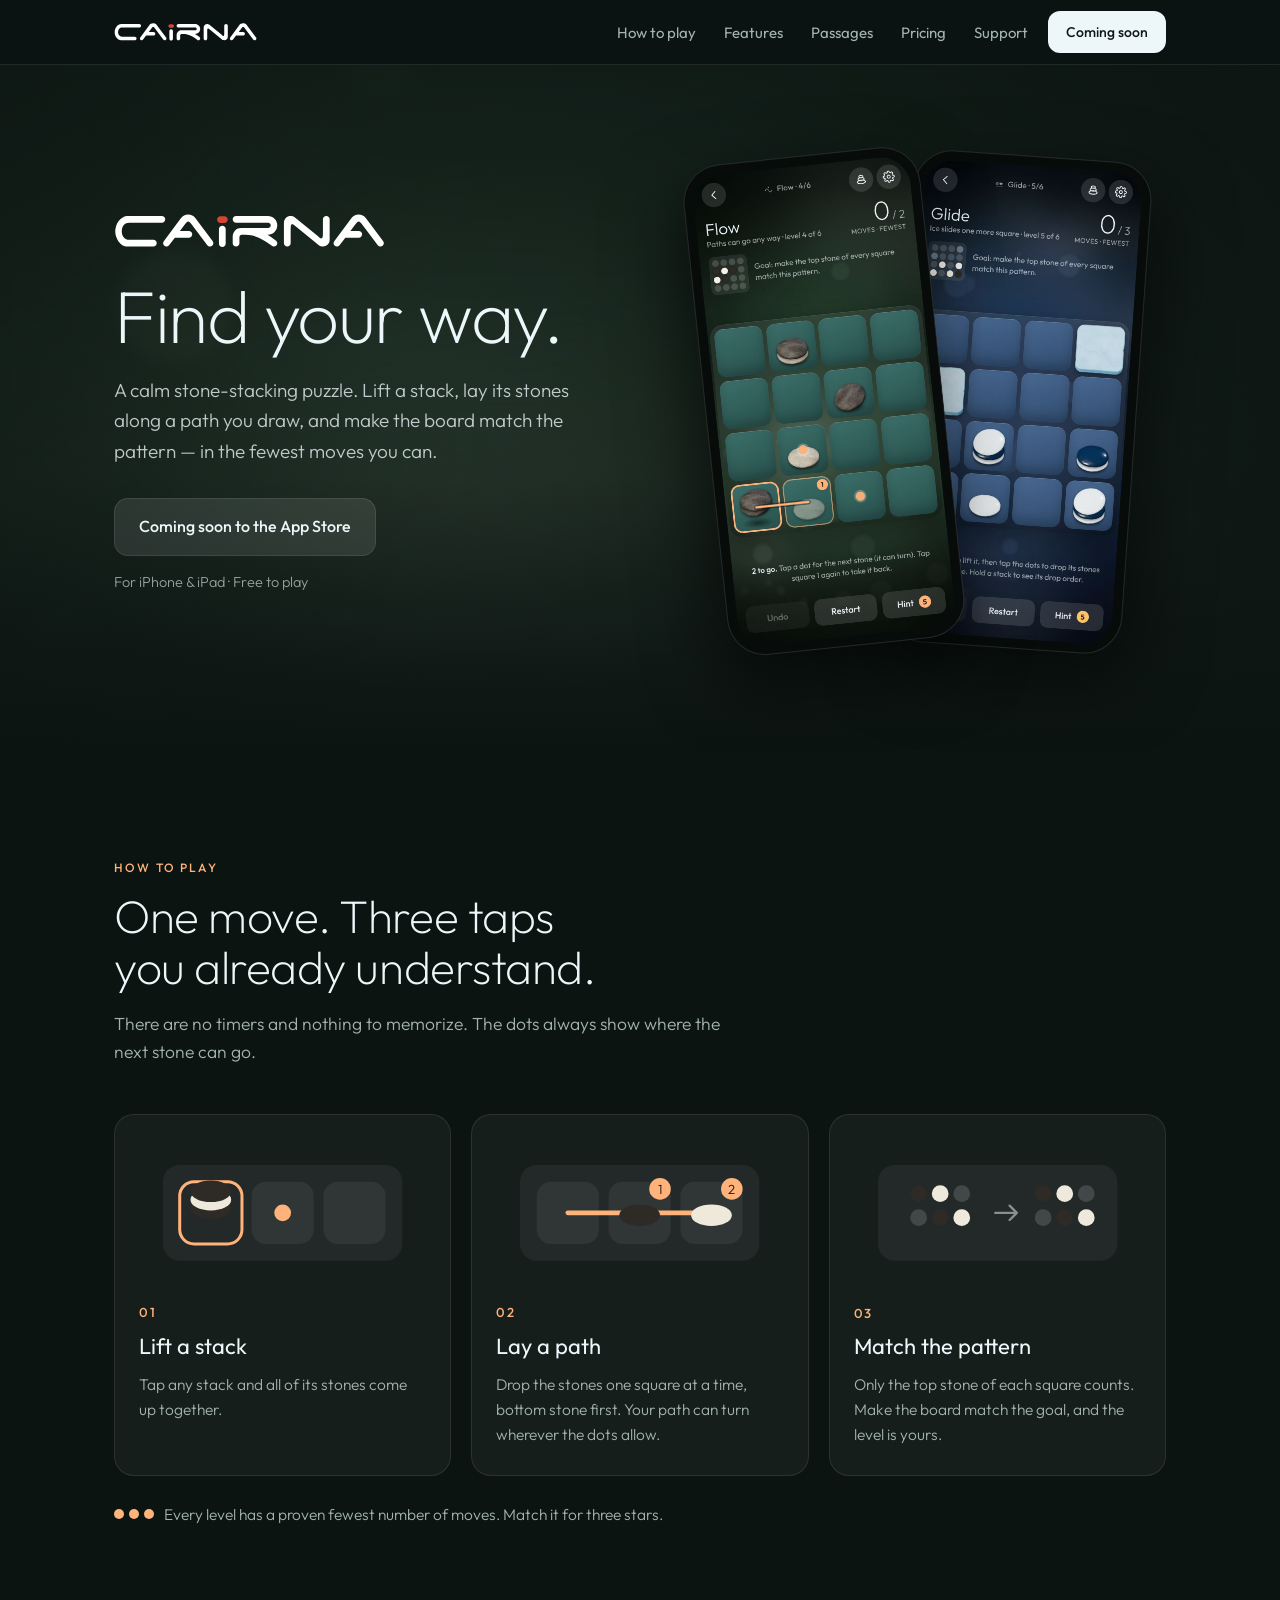
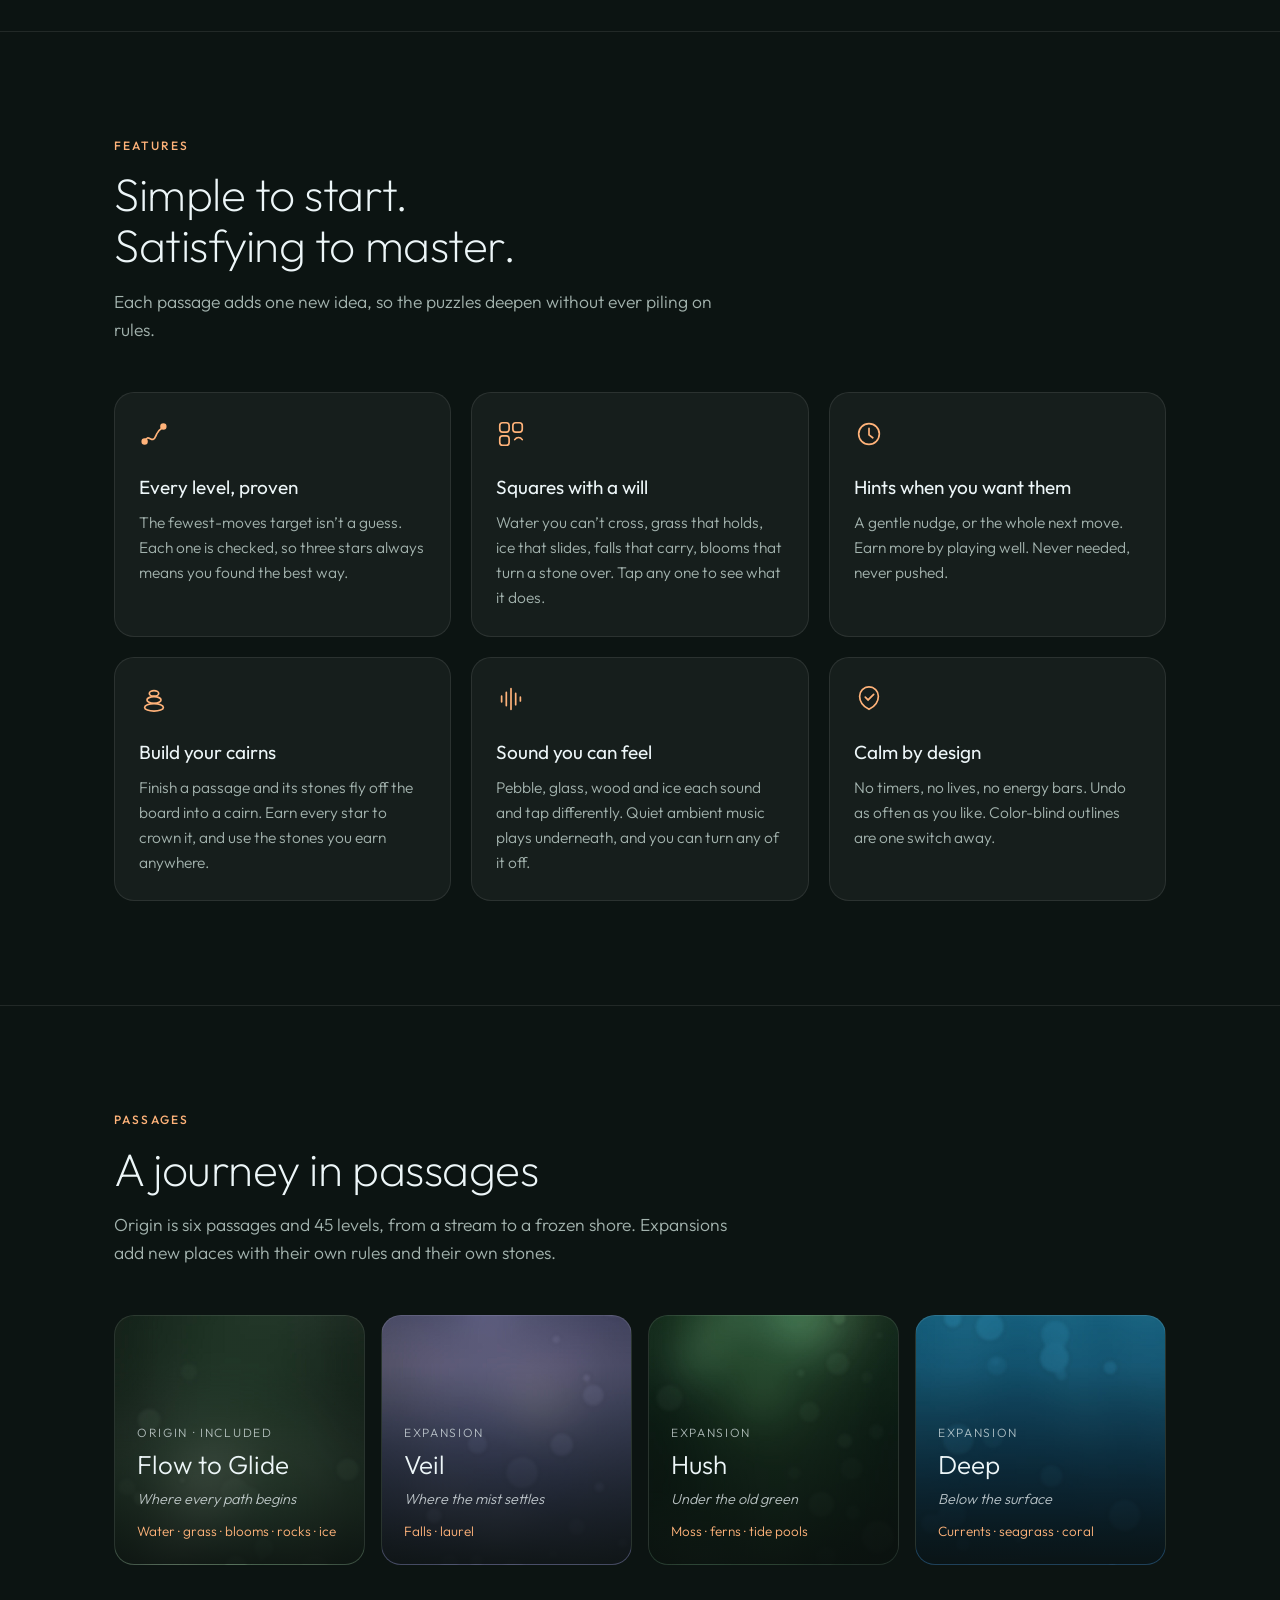
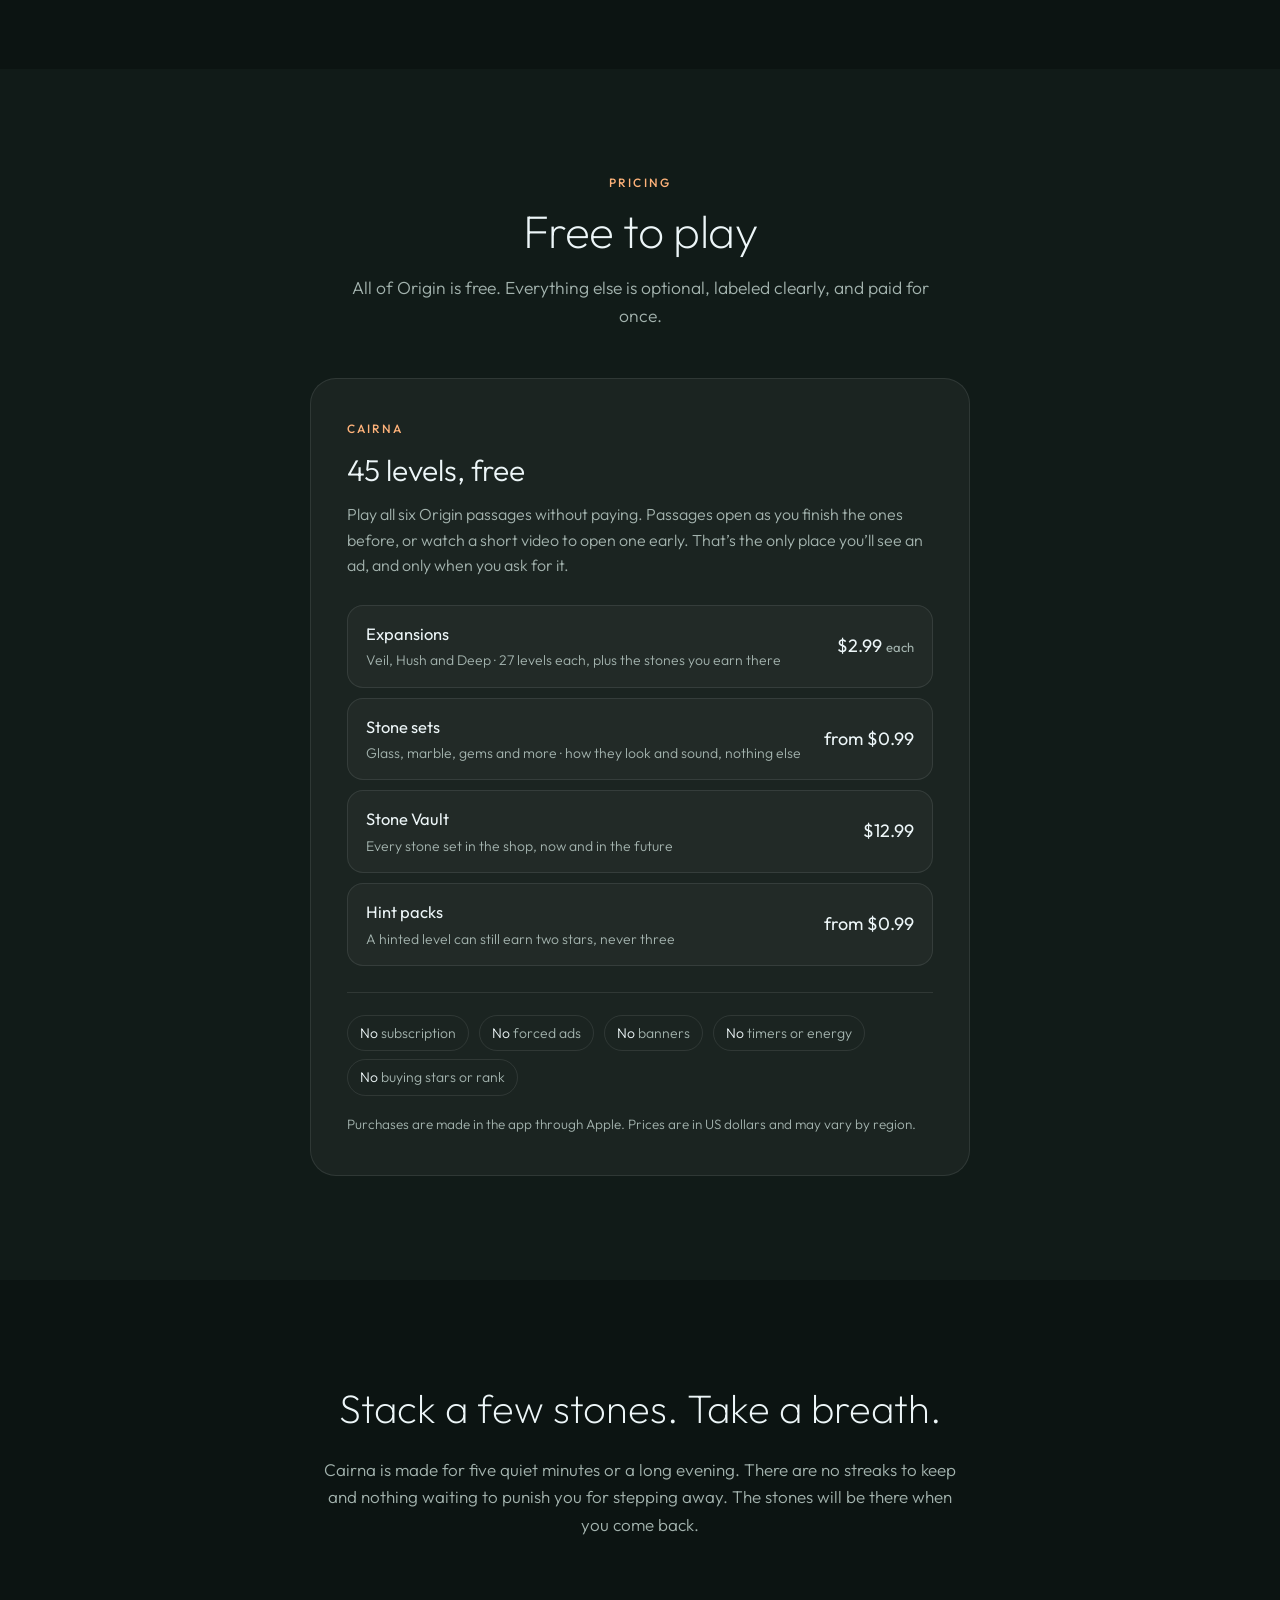
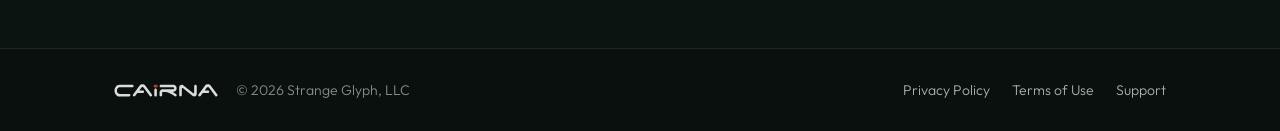
<file: index.html>
<!DOCTYPE html>
<html lang="en">
<head>
  <meta charset="UTF-8" />
  <meta name="viewport" content="width=device-width, initial-scale=1.0" />
  <title>Cairna — A calm stone-stacking puzzle</title>
  <meta name="description" content="Cairna is a calm logic puzzle for iPhone and iPad. Lift a stack, lay its stones along a path you draw, and match the pattern in the fewest moves." />
  <meta property="og:title" content="Cairna" />
  <meta property="og:description" content="A calm stone-stacking puzzle. Find your way." />
  <meta property="og:type" content="website" />
  <meta property="og:url" content="https://cairnagame.com/" />
  <meta property="og:image" content="https://cairnagame.com/og-image.jpg" />
  <meta name="twitter:card" content="summary_large_image" />
  <meta name="theme-color" content="#0c1412" />
  <link rel="icon" type="image/png" sizes="32x32" href="favicon.png" />
  <link rel="apple-touch-icon" sizes="180x180" href="apple-touch-icon.png" />
  <link rel="preconnect" href="https://fonts.googleapis.com" />
  <link rel="preconnect" href="https://fonts.gstatic.com" crossorigin />
  <link href="https://fonts.googleapis.com/css2?family=Outfit:wght@200;300;400;500;600&display=swap" rel="stylesheet" />
  <style>
    /* Cairna — landing page.
     * Structure follows the Dive Tend / ClearNight sites (nav, hero with two phones,
     * features, how it works, pricing, closing, footer; legal pages share styles.css).
     * The brand is Cairna's own: dark forest tones, Outfit (the app's typeface), the
     * app's background photos, and one warm accent. Dark throughout, like the app, so
     * following Privacy or Support never flips the page from dark to light. */
    *, *::before, *::after { box-sizing: border-box; margin: 0; padding: 0; }

    :root {
      --bg: #0c1412;
      --bg-2: #111b18;
      --card: rgba(255,255,255,0.045);
      --border: rgba(255,255,255,0.09);
      --ink: #edf6f8;
      --sub: #a3b3ae;
      --acc: #ffb37a;          /* Flow's accent; readable on the dark ground */
      --dot: #d44533;          /* the logo's dot — used sparingly */
      --font: 'Outfit', system-ui, -apple-system, sans-serif;
    }

    html { scroll-behavior: smooth; }
    section[id] { scroll-margin-top: 78px; }

    body {
      background: var(--bg); color: var(--ink); font-family: var(--font);
      font-size: 17px; line-height: 1.6; font-weight: 300;
      overflow-x: clip; -webkit-font-smoothing: antialiased;
    }
    a { color: inherit; }
    strong { font-weight: 500; color: var(--ink); }

    .wrap { position: relative; z-index: 1; max-width: 1100px; margin: 0 auto; padding: 0 24px; }
    .section-pad { padding: 104px 0; }
    .section-divider { border: 0; border-top: 1px solid var(--border); margin: 0; }
    .section-label { font-size: 12px; font-weight: 500; letter-spacing: 0.18em; text-transform: uppercase; color: var(--acc); margin-bottom: 14px; }
    .section-h2 { font-size: clamp(30px, 4.2vw, 46px); font-weight: 200; line-height: 1.12; letter-spacing: -0.01em; }
    .section-sub { color: var(--sub); margin-top: 16px; max-width: 620px; font-size: 17.5px; }

    /* NAV */
    nav {
      position: sticky; top: 0; z-index: 50;
      background: rgba(12,20,18,0.78); backdrop-filter: saturate(160%) blur(16px);
      border-bottom: 1px solid var(--border);
    }
    .nav-inner { max-width: 1100px; margin: 0 auto; padding: 0 24px; height: 64px; display: flex; align-items: center; gap: 20px; }
    .nav-logo { display: flex; align-items: center; text-decoration: none; }
    .nav-logo img { height: 18px; width: auto; display: block; }
    .nav-links { display: flex; gap: 28px; list-style: none; margin-left: auto; }
    .nav-links a { color: var(--sub); text-decoration: none; font-size: 15px; font-weight: 400; }
    .nav-links a:hover { color: var(--ink); }
    .nav-cta {
      background: var(--ink); color: #11181b; text-decoration: none;
      font-size: 14px; font-weight: 500; padding: 10px 18px; border-radius: 12px; white-space: nowrap;
    }
    .nav-cta:hover { background: #fff; }
    .nav-hamburger { display: none; background: none; border: 0; cursor: pointer; width: 26px; height: 20px; flex-direction: column; justify-content: space-between; }
    .nav-hamburger span { display: block; height: 2px; background: var(--ink); border-radius: 2px; }
    .nav-mobile-menu { display: none; flex-direction: column; border-top: 1px solid var(--border); }
    .nav-mobile-menu.open { display: flex; }
    .nav-mobile-menu a { padding: 14px 24px; color: var(--ink); text-decoration: none; border-bottom: 1px solid var(--border); }

    /* HERO — the Flow passage's own background, darkened, with drifting light
       like the app's ambient bokeh. */
    .hero { position: relative; overflow: hidden; background: #0e1916; }
    .hero::before {
      content: ""; position: absolute; inset: 0; z-index: 0;
      background: url("img/hero.jpg") center / cover no-repeat; opacity: 0.55;
    }
    .hero::after {
      content: ""; position: absolute; inset: 0; z-index: 0;
      background: radial-gradient(ellipse at 30% 40%, rgba(12,20,18,0.15), rgba(12,20,18,0.85) 75%),
                  linear-gradient(180deg, rgba(12,20,18,0) 60%, var(--bg) 100%);
    }
    #bokeh { position: absolute; inset: 0; z-index: 0; pointer-events: none; }
    #bokeh i {
      position: absolute; border-radius: 50%;
      background: radial-gradient(circle, rgba(255,240,220,0.22), rgba(255,240,220,0) 70%);
      animation: drift linear infinite; opacity: 0;
    }
    @keyframes drift {
      0% { transform: translateY(20px); opacity: 0; } 20% { opacity: var(--o); }
      80% { opacity: var(--o); } 100% { transform: translateY(-70px); opacity: 0; }
    }
    @media (prefers-reduced-motion: reduce) { #bokeh { display: none; } }

    .hero-inner {
      position: relative; z-index: 1; max-width: 1100px; margin: 0 auto; padding: 92px 24px 104px;
      display: grid; grid-template-columns: 1.05fr 1fr; gap: 48px; align-items: center;
    }
    .hero-inner > * { min-width: 0; }
    .hero-mark { height: 34px; width: auto; display: block; margin-bottom: 30px; }
    .hero-h1 { font-size: clamp(44px, 6.4vw, 74px); font-weight: 200; line-height: 1.02; letter-spacing: -0.02em; }
    .hero-sub { margin-top: 22px; font-size: 19px; line-height: 1.6; color: rgba(237,246,248,0.78); max-width: 500px; }
    .hero-btns { margin-top: 32px; display: flex; align-items: center; gap: 16px; flex-wrap: wrap; }
    .btn-store {
      display: inline-flex; align-items: center; gap: 10px;
      background: var(--ink); color: #11181b; text-decoration: none;
      font-weight: 500; font-size: 16px; padding: 15px 24px; border-radius: 14px;
    }
    .btn-store svg { width: 18px; height: 18px; }
    .btn-store.is-soon { background: rgba(255,255,255,0.1); color: var(--ink); border: 1px solid var(--border); cursor: default; }
    .hero-note { margin-top: 14px; font-size: 14.5px; color: rgba(237,246,248,0.6); }

    .phone-wrap { display: flex; justify-content: center; align-items: center; }
    .phone-frame { width: 238px; background: #070b0a; border-radius: 38px; padding: 9px; position: relative; flex-shrink: 0; border: 1px solid rgba(255,255,255,0.12); }
    .phone-frame:first-child { transform: rotate(-6deg) translateX(22px); z-index: 2; box-shadow: -10px 26px 70px rgba(0,0,0,0.6); }
    .phone-frame:last-child { transform: rotate(4deg) translateX(-22px); z-index: 1; box-shadow: 10px 26px 70px rgba(0,0,0,0.5); }
    .phone-screen { border-radius: 30px; overflow: hidden; display: block; }
    .phone-screen img { width: 100%; display: block; }

    /* HOW TO PLAY */
    .steps { display: grid; grid-template-columns: repeat(3, 1fr); gap: 20px; margin-top: 48px; }
    .step { background: var(--card); border: 1px solid var(--border); border-radius: 20px; padding: 26px 24px 28px; }
    .step-num { font-size: 13px; font-weight: 500; letter-spacing: 0.14em; color: var(--acc); }
    .step-title { font-size: 22px; font-weight: 400; margin: 6px 0 8px; }
    .step-body { color: var(--sub); font-size: 15.5px; }
    .step svg { display: block; width: 100%; height: auto; margin-bottom: 18px; }
    .stars-note { margin-top: 26px; color: var(--sub); font-size: 15.5px; display: flex; gap: 10px; align-items: center; flex-wrap: wrap; }
    .stars-note .dots { display: inline-flex; gap: 5px; }
    .stars-note .dots i { width: 10px; height: 10px; border-radius: 50%; background: var(--acc); }

    /* FEATURES */
    .features-grid { display: grid; grid-template-columns: repeat(3, 1fr); gap: 20px; margin-top: 48px; }
    .feat-card { background: var(--card); border: 1px solid var(--border); border-radius: 20px; padding: 26px 24px; }
    .feat-icon { width: 30px; height: 30px; margin-bottom: 16px; color: var(--acc); }
    .feat-title { font-weight: 400; font-size: 19px; margin-bottom: 8px; }
    .feat-body { color: var(--sub); font-size: 15.5px; line-height: 1.6; }

    /* PASSAGES */
    .places { display: grid; grid-template-columns: repeat(4, 1fr); gap: 16px; margin-top: 48px; }
    .place {
      position: relative; border-radius: 20px; overflow: hidden; min-height: 250px;
      display: flex; flex-direction: column; justify-content: flex-end; padding: 22px;
      border: 1px solid var(--border); background: #142019 center / cover no-repeat;
    }
    .place::before { content: ""; position: absolute; inset: 0; background: linear-gradient(180deg, rgba(10,16,14,0.05) 20%, rgba(10,16,14,0.86) 100%); }
    .place > * { position: relative; }
    .place-tag { font-size: 12px; letter-spacing: 0.14em; text-transform: uppercase; color: rgba(237,246,248,0.7); }
    .place-name { font-size: 26px; font-weight: 300; margin-top: 2px; }
    .place-line { font-size: 14.5px; color: rgba(237,246,248,0.75); font-style: italic; margin-top: 2px; }
    .place-rules { font-size: 13.5px; color: var(--acc); margin-top: 10px; }

    /* PRICING */
    .pricing-section { background: var(--bg-2); text-align: center; }
    .pricing-section .section-sub { margin-left: auto; margin-right: auto; }
    .price-card { background: var(--card); border: 1px solid var(--border); border-radius: 26px; padding: 40px 36px; margin: 48px auto 0; max-width: 660px; text-align: left; }
    .price-kicker { font-size: 12px; font-weight: 500; letter-spacing: 0.16em; text-transform: uppercase; color: var(--acc); }
    .price-headline { font-size: 30px; font-weight: 300; margin-top: 8px; }
    .price-sub { color: var(--sub); margin-top: 8px; font-size: 16px; }
    .price-rows { margin-top: 26px; display: flex; flex-direction: column; gap: 10px; }
    .price-row { display: flex; align-items: center; gap: 14px; padding: 15px 18px; border-radius: 16px; border: 1px solid var(--border); background: rgba(255,255,255,0.03); }
    .price-row-main { flex: 1; }
    .price-row-name { font-weight: 400; font-size: 16.5px; }
    .price-row-note { color: var(--sub); font-size: 14px; margin-top: 2px; }
    .price-row-amt { font-size: 18px; font-weight: 400; white-space: nowrap; }
    .price-row-amt small { color: var(--sub); font-size: 13px; }
    .never { margin-top: 26px; padding-top: 22px; border-top: 1px solid var(--border); display: flex; flex-wrap: wrap; gap: 8px 10px; }
    .never span { font-size: 14px; color: var(--sub); padding: 6px 12px; border: 1px solid var(--border); border-radius: 999px; }
    .never span::before { content: "No "; color: var(--ink); }
    .price-note { color: var(--sub); font-size: 13.5px; margin-top: 18px; }

    /* CLOSING */
    .closing { padding: 96px 0 110px; text-align: center; }
    .closing h2 { font-size: clamp(28px, 3.6vw, 40px); font-weight: 200; }
    .closing p { color: var(--sub); margin: 16px auto 0; max-width: 640px; font-size: 17px; }

    /* FOOTER */
    footer { border-top: 1px solid var(--border); background: #09100e; color: rgba(237,246,248,0.55); }
    .footer-inner { max-width: 1100px; margin: 0 auto; padding: 30px 24px; display: flex; align-items: center; justify-content: space-between; gap: 18px; flex-wrap: wrap; font-size: 14px; }
    .footer-left { display: flex; align-items: center; gap: 18px; flex-wrap: wrap; }
    .footer-mark img { height: 13px; width: auto; display: block; opacity: 0.85; }
    .footer-links { display: flex; gap: 22px; list-style: none; }
    .footer-links a { color: rgba(237,246,248,0.7); text-decoration: none; }
    .footer-links a:hover { color: #fff; }

    @media (max-width: 960px) {
      .places { grid-template-columns: 1fr 1fr; }
    }
    @media (max-width: 900px) {
      .hero-inner { grid-template-columns: 1fr; padding: 64px 24px 80px; gap: 40px; }
      .phone-wrap { justify-content: flex-start; }
      .steps, .features-grid { grid-template-columns: 1fr 1fr; }
    }
    @media (max-width: 640px) {
      .nav-links, .nav-cta { display: none; }
      .nav-hamburger { display: flex; }
      .section-pad { padding: 72px 0; }
      .steps, .features-grid, .places { grid-template-columns: 1fr; }
      .phone-frame { width: 188px; }
      .hero-mark { display: none; }
      .price-card { padding: 28px 20px; }
    }
  </style>
</head>
<body>

<!-- NAV -->
<nav>
  <div class="nav-inner">
    <button class="nav-hamburger" id="hamburger" aria-label="Menu"><span></span><span></span><span></span></button>
    <a href="/" class="nav-logo"><img src="wordmark-white.svg" alt="Cairna" /></a>
    <ul class="nav-links">
      <li><a href="#how-to-play">How to play</a></li>
      <li><a href="#features">Features</a></li>
      <li><a href="#passages">Passages</a></li>
      <li><a href="#pricing">Pricing</a></li>
      <li><a href="support.html">Support</a></li>
    </ul>
    <!-- APP STORE: replace href with the App Store link once the listing exists -->
    <a class="nav-cta" href="#pricing">Coming soon</a>
  </div>
  <div class="nav-mobile-menu" id="mobile-menu">
    <a href="#how-to-play">How to play</a>
    <a href="#features">Features</a>
    <a href="#passages">Passages</a>
    <a href="#pricing">Pricing</a>
    <a href="support.html">Support</a>
  </div>
</nav>

<!-- HERO -->
<section class="hero">
  <div id="bokeh" aria-hidden="true"></div>
  <div class="hero-inner">
    <div class="hero-text">
      <img class="hero-mark" src="wordmark-white.svg" alt="Cairna" />
      <h1 class="hero-h1">Find your way.</h1>
      <p class="hero-sub">A calm stone-stacking puzzle. Lift a stack, lay its stones along a path you draw, and make the board match the pattern &mdash; in the fewest moves you can.</p>
      <div class="hero-btns">
        <!-- APP STORE: swap for <a class="btn-store" href="https://apps.apple.com/app/idXXXXXXXXXX"> … Download on the App Store</a> -->
        <span class="btn-store is-soon">Coming soon to the App Store</span>
      </div>
      <p class="hero-note">For iPhone &amp; iPad &middot; Free to play</p>
    </div>
    <div class="phone-wrap">
      <div class="phone-frame">
        <div class="phone-screen"><img src="img/app-game.jpg" alt="Cairna game board with a stack lifted and the dots showing where the next stone can go" /></div>
      </div>
      <div class="phone-frame">
        <div class="phone-screen"><img src="img/app-ice.jpg" alt="An ice level in Cairna, with the goal pattern above the board" /></div>
      </div>
    </div>
  </div>
</section>

<!-- HOW TO PLAY -->
<section id="how-to-play" class="section-pad">
  <div class="wrap">
    <div class="section-label">How to play</div>
    <h2 class="section-h2">One move. Three taps<br>you already understand.</h2>
    <p class="section-sub">There are no timers and nothing to memorize. The dots always show where the next stone can go.</p>

    <div class="steps">
      <div class="step">
        <svg viewBox="0 0 240 120" aria-hidden="true">
          <rect x="20" y="20" width="200" height="80" rx="14" fill="rgba(255,255,255,0.05)"/>
          <rect x="34" y="34" width="52" height="52" rx="12" fill="none" stroke="#ffb37a" stroke-width="2.5"/>
          <ellipse cx="60" cy="56" rx="17" ry="9" fill="#2e2a26"/><ellipse cx="60" cy="49" rx="17" ry="9" fill="#efe9dc"/><ellipse cx="60" cy="42" rx="17" ry="9" fill="#2e2a26"/>
          <rect x="94" y="34" width="52" height="52" rx="12" fill="rgba(255,255,255,0.06)"/><rect x="154" y="34" width="52" height="52" rx="12" fill="rgba(255,255,255,0.06)"/>
          <circle cx="120" cy="60" r="7" fill="#ffb37a"/>
        </svg>
        <div class="step-num">01</div>
        <div class="step-title">Lift a stack</div>
        <p class="step-body">Tap any stack and all of its stones come up together.</p>
      </div>
      <div class="step">
        <svg viewBox="0 0 240 120" aria-hidden="true">
          <rect x="20" y="20" width="200" height="80" rx="14" fill="rgba(255,255,255,0.05)"/>
          <rect x="34" y="34" width="52" height="52" rx="12" fill="rgba(255,255,255,0.06)"/><rect x="94" y="34" width="52" height="52" rx="12" fill="rgba(255,255,255,0.06)"/><rect x="154" y="34" width="52" height="52" rx="12" fill="rgba(255,255,255,0.06)"/>
          <path d="M60 60 H180" stroke="#ffb37a" stroke-width="4" stroke-linecap="round"/>
          <ellipse cx="120" cy="62" rx="17" ry="9" fill="#2e2a26"/><ellipse cx="180" cy="62" rx="17" ry="9" fill="#efe9dc"/>
          <circle cx="137" cy="40" r="9" fill="#ffb37a"/><text x="137" y="44" font-size="11" font-family="Outfit, sans-serif" text-anchor="middle" fill="#1a1410">1</text>
          <circle cx="197" cy="40" r="9" fill="#ffb37a"/><text x="197" y="44" font-size="11" font-family="Outfit, sans-serif" text-anchor="middle" fill="#1a1410">2</text>
        </svg>
        <div class="step-num">02</div>
        <div class="step-title">Lay a path</div>
        <p class="step-body">Drop the stones one square at a time, bottom stone first. Your path can turn wherever the dots allow.</p>
      </div>
      <div class="step">
        <svg viewBox="0 0 240 120" aria-hidden="true">
          <rect x="20" y="20" width="200" height="80" rx="14" fill="rgba(255,255,255,0.05)"/>
          <g transform="translate(46 36)"><circle cx="8" cy="8" r="7" fill="#2e2a26"/><circle cx="26" cy="8" r="7" fill="#efe9dc"/><circle cx="44" cy="8" r="7" fill="rgba(255,255,255,0.15)"/><circle cx="8" cy="28" r="7" fill="rgba(255,255,255,0.15)"/><circle cx="26" cy="28" r="7" fill="#2e2a26"/><circle cx="44" cy="28" r="7" fill="#efe9dc"/></g>
          <path d="M118 60 h18 m-6 -6 l6 6 -6 6" stroke="rgba(237,246,248,0.5)" stroke-width="2" fill="none" stroke-linecap="round" stroke-linejoin="round"/>
          <g transform="translate(150 36)"><circle cx="8" cy="8" r="7" fill="#2e2a26"/><circle cx="26" cy="8" r="7" fill="#efe9dc"/><circle cx="44" cy="8" r="7" fill="rgba(255,255,255,0.15)"/><circle cx="8" cy="28" r="7" fill="rgba(255,255,255,0.15)"/><circle cx="26" cy="28" r="7" fill="#2e2a26"/><circle cx="44" cy="28" r="7" fill="#efe9dc"/></g>
        </svg>
        <div class="step-num">03</div>
        <div class="step-title">Match the pattern</div>
        <p class="step-body">Only the top stone of each square counts. Make the board match the goal, and the level is yours.</p>
      </div>
    </div>
    <p class="stars-note"><span class="dots"><i></i><i></i><i></i></span> Every level has a proven fewest number of moves. Match it for three stars.</p>
  </div>
</section>

<hr class="section-divider" />

<!-- FEATURES -->
<section id="features" class="section-pad">
  <div class="wrap">
    <div class="section-label">Features</div>
    <h2 class="section-h2">Simple to start.<br>Satisfying to master.</h2>
    <p class="section-sub">Each passage adds one new idea, so the puzzles deepen without ever piling on rules.</p>

    <div class="features-grid">
      <div class="feat-card">
        <svg class="feat-icon" viewBox="0 0 32 32" fill="none" stroke="currentColor" stroke-width="1.8" stroke-linecap="round"><path d="M6 24c4-10 8 4 12-6s6-6 8-10"/><circle cx="6" cy="24" r="2.5" fill="currentColor"/><circle cx="26" cy="8" r="2.5" fill="currentColor"/></svg>
        <div class="feat-title">Every level, proven</div>
        <p class="feat-body">The fewest-moves target isn&rsquo;t a guess. Each one is checked, so three stars always means you found the best way.</p>
      </div>
      <div class="feat-card">
        <svg class="feat-icon" viewBox="0 0 32 32" fill="none" stroke="currentColor" stroke-width="1.8"><rect x="4" y="4" width="10" height="10" rx="3"/><rect x="18" y="4" width="10" height="10" rx="3"/><rect x="4" y="18" width="10" height="10" rx="3"/><path d="M20 22c2-3 6-3 8 0" stroke-linecap="round"/></svg>
        <div class="feat-title">Squares with a will</div>
        <p class="feat-body">Water you can&rsquo;t cross, grass that holds, ice that slides, falls that carry, blooms that turn a stone over. Tap any one to see what it does.</p>
      </div>
      <div class="feat-card">
        <svg class="feat-icon" viewBox="0 0 32 32" fill="none" stroke="currentColor" stroke-width="1.8" stroke-linecap="round"><circle cx="16" cy="16" r="11"/><path d="M16 10v7l4 3"/></svg>
        <div class="feat-title">Hints when you want them</div>
        <p class="feat-body">A gentle nudge, or the whole next move. Earn more by playing well. Never needed, never pushed.</p>
      </div>
      <div class="feat-card">
        <svg class="feat-icon" viewBox="0 0 32 32" fill="none" stroke="currentColor" stroke-width="1.8"><ellipse cx="16" cy="25" rx="10" ry="4"/><ellipse cx="16" cy="17" rx="7.5" ry="3.5"/><ellipse cx="16" cy="10" rx="5" ry="3"/></svg>
        <div class="feat-title">Build your cairns</div>
        <p class="feat-body">Finish a passage and its stones fly off the board into a cairn. Earn every star to crown it, and use the stones you earn anywhere.</p>
      </div>
      <div class="feat-card">
        <svg class="feat-icon" viewBox="0 0 32 32" fill="none" stroke="currentColor" stroke-width="1.8" stroke-linecap="round"><path d="M6 13v6M11 9v14M16 5v22M21 10v12M26 14v4"/></svg>
        <div class="feat-title">Sound you can feel</div>
        <p class="feat-body">Pebble, glass, wood and ice each sound and tap differently. Quiet ambient music plays underneath, and you can turn any of it off.</p>
      </div>
      <div class="feat-card">
        <svg class="feat-icon" viewBox="0 0 32 32" fill="none" stroke="currentColor" stroke-width="1.8" stroke-linecap="round"><path d="M16 27c-6-3-10-8-10-14a10 10 0 0 1 20 0c0 6-4 11-10 14z"/><path d="M12 14l3 3 6-6"/></svg>
        <div class="feat-title">Calm by design</div>
        <p class="feat-body">No timers, no lives, no energy bars. Undo as often as you like. Color-blind outlines are one switch away.</p>
      </div>
    </div>
  </div>
</section>

<hr class="section-divider" />

<!-- PASSAGES -->
<section id="passages" class="section-pad">
  <div class="wrap">
    <div class="section-label">Passages</div>
    <h2 class="section-h2">A journey in passages</h2>
    <p class="section-sub">Origin is six passages and 45 levels, from a stream to a frozen shore. Expansions add new places with their own rules and their own stones.</p>

    <div class="places">
      <div class="place" style="background-image:url(img/bg-stream.jpg)">
        <div class="place-tag">Origin &middot; included</div>
        <div class="place-name">Flow to Glide</div>
        <div class="place-line">Where every path begins</div>
        <div class="place-rules">Water &middot; grass &middot; blooms &middot; rocks &middot; ice</div>
      </div>
      <div class="place" style="background-image:url(img/bg-smokies.jpg)">
        <div class="place-tag">Expansion</div>
        <div class="place-name">Veil</div>
        <div class="place-line">Where the mist settles</div>
        <div class="place-rules">Falls &middot; laurel</div>
      </div>
      <div class="place" style="background-image:url(img/bg-pnw.jpg)">
        <div class="place-tag">Expansion</div>
        <div class="place-name">Hush</div>
        <div class="place-line">Under the old green</div>
        <div class="place-rules">Moss &middot; ferns &middot; tide pools</div>
      </div>
      <div class="place" style="background-image:url(img/bg-keys.jpg)">
        <div class="place-tag">Expansion</div>
        <div class="place-name">Deep</div>
        <div class="place-line">Below the surface</div>
        <div class="place-rules">Currents &middot; seagrass &middot; coral</div>
      </div>
    </div>
  </div>
</section>

<!-- PRICING -->
<section id="pricing" class="section-pad pricing-section">
  <div class="wrap">
    <div class="section-label">Pricing</div>
    <h2 class="section-h2">Free to play</h2>
    <p class="section-sub">All of Origin is free. Everything else is optional, labeled clearly, and paid for once.</p>

    <div class="price-card">
      <div class="price-kicker">Cairna</div>
      <div class="price-headline">45 levels, free</div>
      <p class="price-sub">Play all six Origin passages without paying. Passages open as you finish the ones before, or watch a short video to open one early. That&rsquo;s the only place you&rsquo;ll see an ad, and only when you ask for it.</p>

      <div class="price-rows">
        <div class="price-row">
          <div class="price-row-main"><div class="price-row-name">Expansions</div><div class="price-row-note">Veil, Hush and Deep &middot; 27 levels each, plus the stones you earn there</div></div>
          <div class="price-row-amt">$2.99 <small>each</small></div>
        </div>
        <div class="price-row">
          <div class="price-row-main"><div class="price-row-name">Stone sets</div><div class="price-row-note">Glass, marble, gems and more &middot; how they look and sound, nothing else</div></div>
          <div class="price-row-amt">from $0.99</div>
        </div>
        <div class="price-row">
          <div class="price-row-main"><div class="price-row-name">Stone Vault</div><div class="price-row-note">Every stone set in the shop, now and in the future</div></div>
          <div class="price-row-amt">$12.99</div>
        </div>
        <div class="price-row">
          <div class="price-row-main"><div class="price-row-name">Hint packs</div><div class="price-row-note">A hinted level can still earn two stars, never three</div></div>
          <div class="price-row-amt">from $0.99</div>
        </div>
      </div>

      <div class="never">
        <span>subscription</span><span>forced ads</span><span>banners</span><span>timers or energy</span><span>buying stars or rank</span>
      </div>
      <p class="price-note">Purchases are made in the app through Apple. Prices are in US dollars and may vary by region.</p>
    </div>
  </div>
</section>

<!-- CLOSING -->
<section class="closing">
  <div class="wrap">
    <h2>Stack a few stones. Take a breath.</h2>
    <p>Cairna is made for five quiet minutes or a long evening. There are no streaks to keep and nothing waiting to punish you for stepping away. The stones will be there when you come back.</p>
  </div>
</section>

<!-- FOOTER -->
<footer>
  <div class="footer-inner">
    <div class="footer-left">
      <a href="/" class="footer-mark"><img src="wordmark-white.svg" alt="Cairna" /></a>
      <div class="footer-copy">&copy; 2026 Strange Glyph, LLC</div>
    </div>
    <ul class="footer-links">
      <li><a href="privacy.html">Privacy Policy</a></li>
      <li><a href="terms.html">Terms of Use</a></li>
      <li><a href="support.html">Support</a></li>
    </ul>
  </div>
</footer>

<script>
  document.getElementById('hamburger').addEventListener('click', function () {
    document.getElementById('mobile-menu').classList.toggle('open');
  });
  document.querySelectorAll('.nav-mobile-menu a').forEach(function (a) {
    a.addEventListener('click', function () { document.getElementById('mobile-menu').classList.remove('open'); });
  });
  // Soft drifting light over the hero, like the app's ambient bokeh.
  (function () {
    var host = document.getElementById('bokeh');
    if (!host || matchMedia('(prefers-reduced-motion: reduce)').matches) return;
    for (var i = 0; i < 16; i++) {
      var b = document.createElement('i'), s = 30 + Math.random() * 90;
      b.style.width = b.style.height = s + 'px';
      b.style.left = (Math.random() * 100) + '%';
      b.style.top = (10 + Math.random() * 80) + '%';
      b.style.setProperty('--o', (0.25 + Math.random() * 0.45).toFixed(2));
      b.style.animationDuration = (9 + Math.random() * 10).toFixed(1) + 's';
      b.style.animationDelay = '-' + (Math.random() * 18).toFixed(1) + 's';
      host.appendChild(b);
    }
  })();
</script>

</body>
</html>
</file>
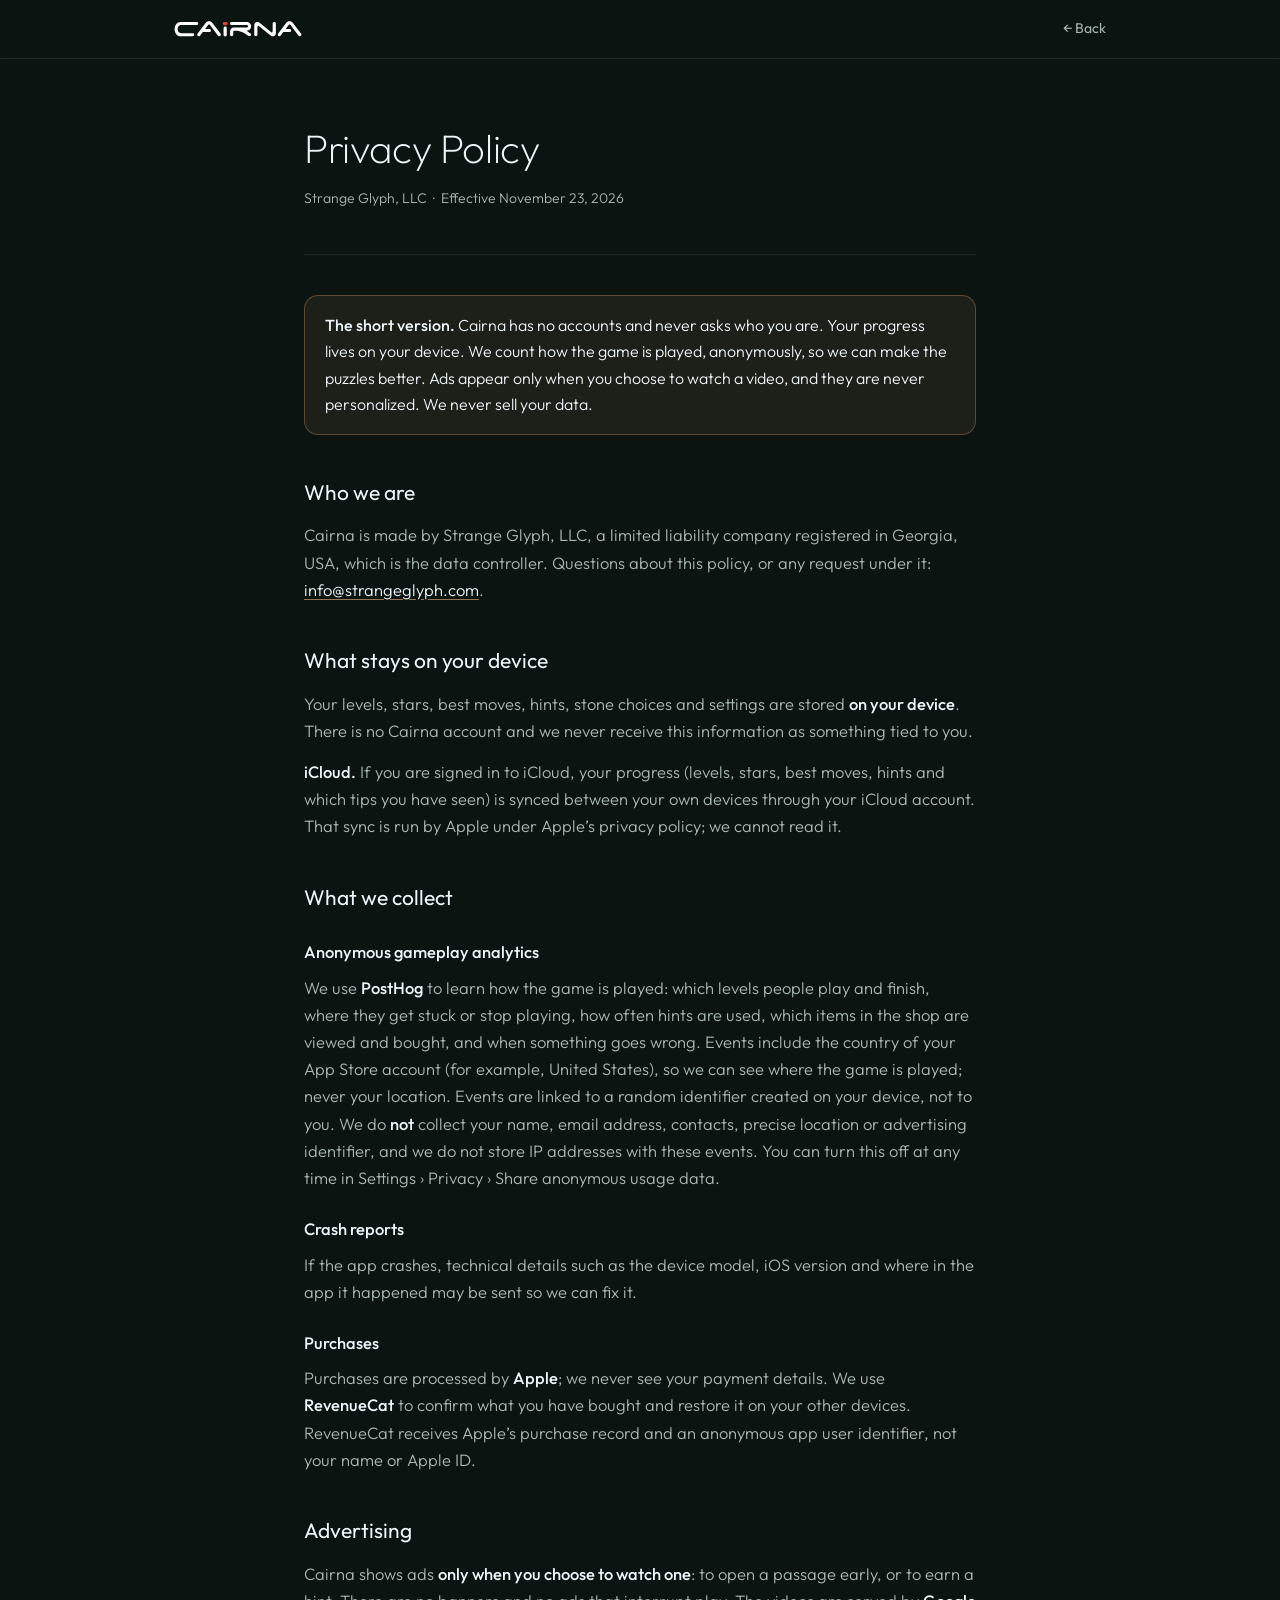
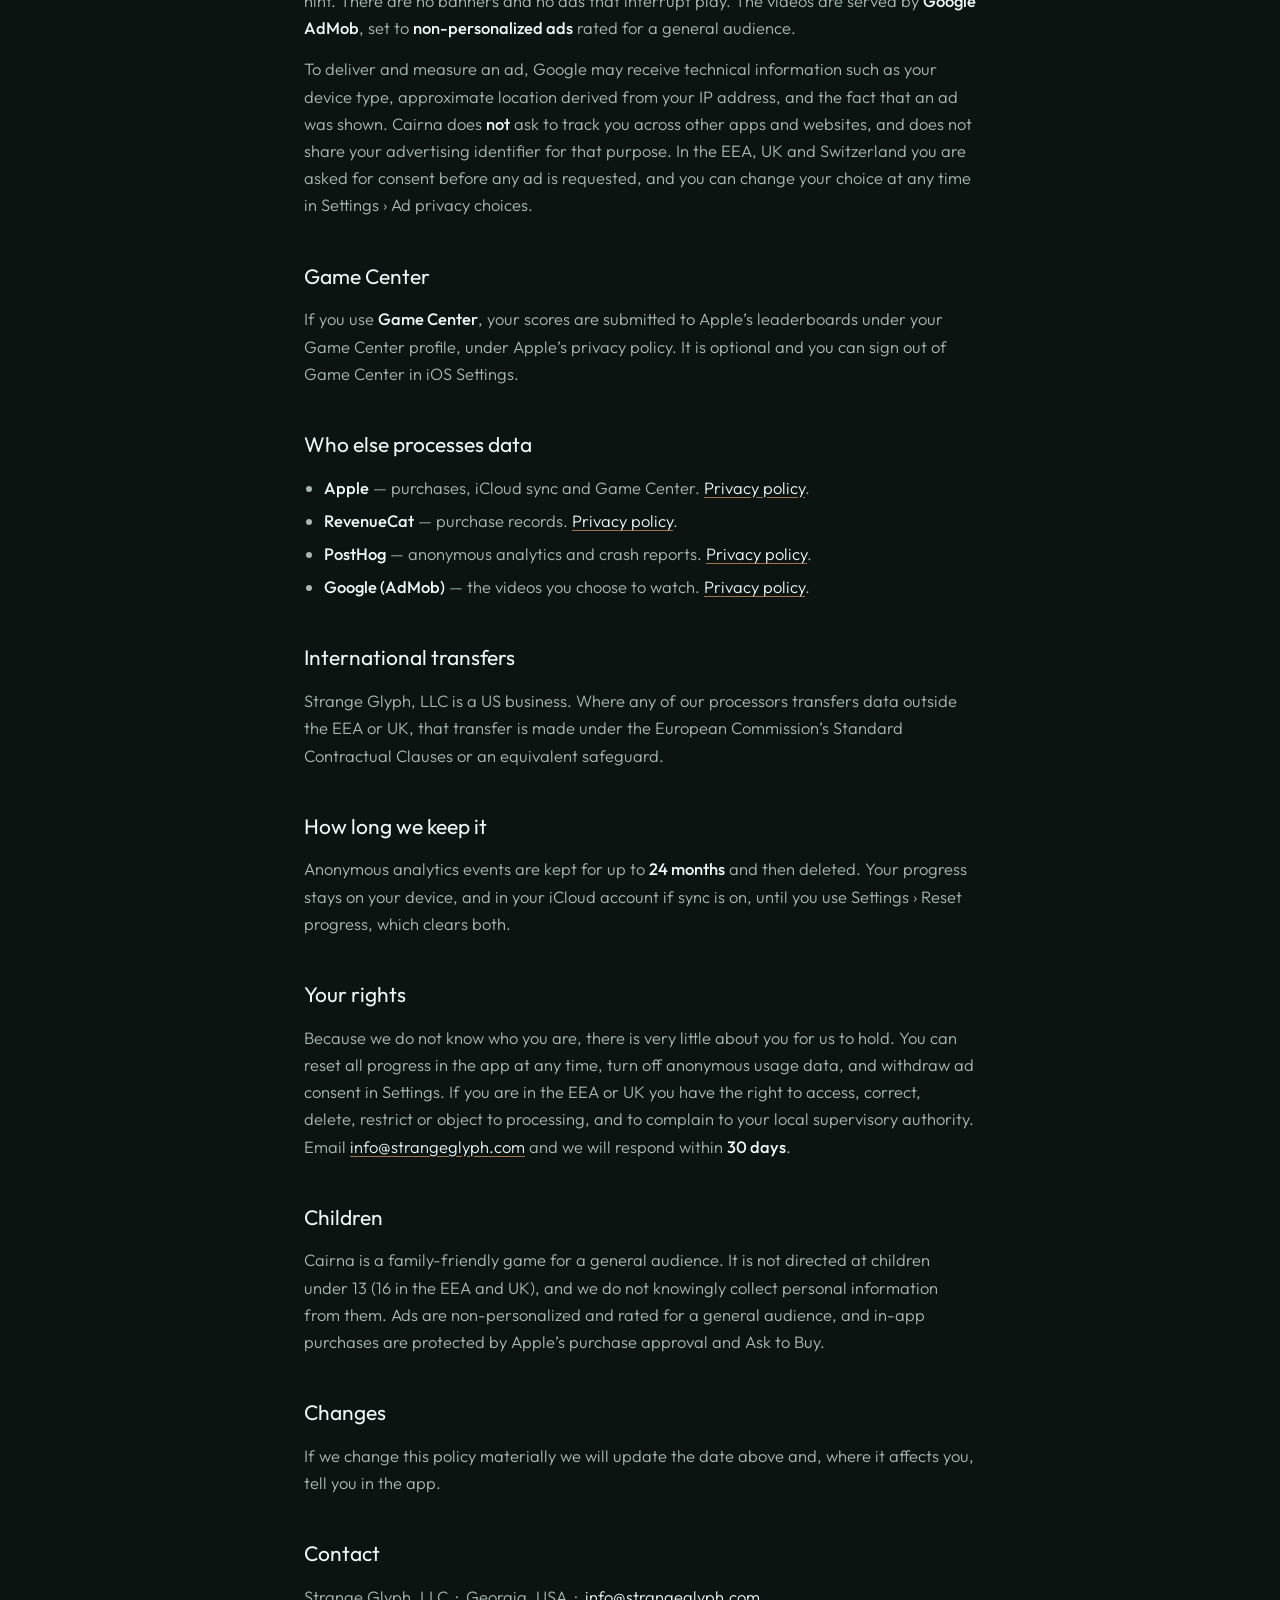
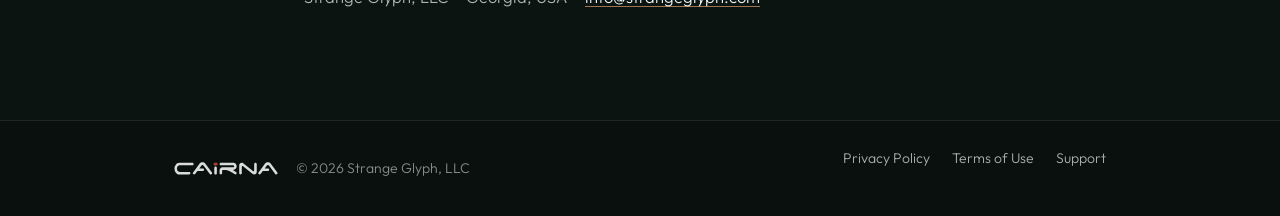
<file: privacy.html>
<!DOCTYPE html>
<html lang="en">
<head>
  <meta charset="UTF-8" />
  <meta name="viewport" content="width=device-width, initial-scale=1.0" />
  <title>Privacy Policy — Cairna</title>
  <meta name="description" content="Cairna privacy policy." />
  <meta name="theme-color" content="#0c1412" />
  <link rel="icon" type="image/png" sizes="32x32" href="favicon.png" />
  <link rel="apple-touch-icon" sizes="180x180" href="apple-touch-icon.png" />
  <meta property="og:image" content="https://cairnagame.com/og-image.jpg" />
  <link rel="preconnect" href="https://fonts.googleapis.com" />
  <link rel="preconnect" href="https://fonts.gstatic.com" crossorigin />
  <link href="https://fonts.googleapis.com/css2?family=Outfit:wght@200;300;400;500&display=swap" rel="stylesheet" />
  <link rel="stylesheet" href="styles.css" />
</head>
<body>

<nav>
  <div class="nav-inner">
    <a href="/" class="nav-logo"><img src="wordmark-white.svg" alt="Cairna" /></a>
    <a href="/" class="nav-back">&larr; Back</a>
  </div>
</nav>

<div class="wrap">
  <div class="page-header">
    <h1>Privacy Policy</h1>
    <p>Strange Glyph, LLC &nbsp;&middot;&nbsp; Effective November 23, 2026</p>
  </div>

  <div class="callout">
    <strong>The short version.</strong> Cairna has no accounts and never asks who you are. Your progress lives on your device. We count how the game is played, anonymously, so we can make the puzzles better. Ads appear only when you choose to watch a video, and they are never personalized. We never sell your data.
  </div>

  <h2>Who we are</h2>
  <p>Cairna is made by Strange Glyph, LLC, a limited liability company registered in Georgia, USA, which is the data controller. Questions about this policy, or any request under it: <a href="mailto:info@strangeglyph.com">info@strangeglyph.com</a>.</p>

  <h2>What stays on your device</h2>
  <p>Your levels, stars, best moves, hints, stone choices and settings are stored <strong>on your device</strong>. There is no Cairna account and we never receive this information as something tied to you.</p>
  <p><strong>iCloud.</strong> If you are signed in to iCloud, your progress (levels, stars, best moves, hints and which tips you have seen) is synced between your own devices through your iCloud account. That sync is run by Apple under Apple&rsquo;s privacy policy; we cannot read it.</p>

  <h2>What we collect</h2>
  <h3>Anonymous gameplay analytics</h3>
  <p>We use <strong>PostHog</strong> to learn how the game is played: which levels people play and finish, where they get stuck or stop playing, how often hints are used, which items in the shop are viewed and bought, and when something goes wrong. Events include the country of your App Store account (for example, United States), so we can see where the game is played; never your location. Events are linked to a random identifier created on your device, not to you. We do <strong>not</strong> collect your name, email address, contacts, precise location or advertising identifier, and we do not store IP addresses with these events. You can turn this off at any time in Settings &rsaquo; Privacy &rsaquo; Share anonymous usage data.</p>
  <h3>Crash reports</h3>
  <p>If the app crashes, technical details such as the device model, iOS version and where in the app it happened may be sent so we can fix it.</p>
  <h3>Purchases</h3>
  <p>Purchases are processed by <strong>Apple</strong>; we never see your payment details. We use <strong>RevenueCat</strong> to confirm what you have bought and restore it on your other devices. RevenueCat receives Apple&rsquo;s purchase record and an anonymous app user identifier, not your name or Apple ID.</p>

  <h2>Advertising</h2>
  <p>Cairna shows ads <strong>only when you choose to watch one</strong>: to open a passage early, or to earn a hint. There are no banners and no ads that interrupt play. The videos are served by <strong>Google AdMob</strong>, set to <strong>non-personalized ads</strong> rated for a general audience.</p>
  <p>To deliver and measure an ad, Google may receive technical information such as your device type, approximate location derived from your IP address, and the fact that an ad was shown. Cairna does <strong>not</strong> ask to track you across other apps and websites, and does not share your advertising identifier for that purpose. In the EEA, UK and Switzerland you are asked for consent before any ad is requested, and you can change your choice at any time in Settings &rsaquo; Ad privacy choices.</p>

  <h2>Game Center</h2>
  <p>If you use <strong>Game Center</strong>, your scores are submitted to Apple&rsquo;s leaderboards under your Game Center profile, under Apple&rsquo;s privacy policy. It is optional and you can sign out of Game Center in iOS Settings.</p>

  <h2>Who else processes data</h2>
  <ul>
    <li><strong>Apple</strong> &mdash; purchases, iCloud sync and Game Center. <a href="https://www.apple.com/legal/privacy/" target="_blank" rel="noopener">Privacy policy</a>.</li>
    <li><strong>RevenueCat</strong> &mdash; purchase records. <a href="https://www.revenuecat.com/privacy" target="_blank" rel="noopener">Privacy policy</a>.</li>
    <li><strong>PostHog</strong> &mdash; anonymous analytics and crash reports. <a href="https://posthog.com/privacy" target="_blank" rel="noopener">Privacy policy</a>.</li>
    <li><strong>Google (AdMob)</strong> &mdash; the videos you choose to watch. <a href="https://policies.google.com/privacy" target="_blank" rel="noopener">Privacy policy</a>.</li>
  </ul>

  <h2>International transfers</h2>
  <p>Strange Glyph, LLC is a US business. Where any of our processors transfers data outside the EEA or UK, that transfer is made under the European Commission&rsquo;s Standard Contractual Clauses or an equivalent safeguard.</p>

  <h2>How long we keep it</h2>
  <p>Anonymous analytics events are kept for up to <strong>24 months</strong> and then deleted. Your progress stays on your device, and in your iCloud account if sync is on, until you use Settings &rsaquo; Reset progress, which clears both.</p>

  <h2>Your rights</h2>
  <p>Because we do not know who you are, there is very little about you for us to hold. You can reset all progress in the app at any time, turn off anonymous usage data, and withdraw ad consent in Settings. If you are in the EEA or UK you have the right to access, correct, delete, restrict or object to processing, and to complain to your local supervisory authority. Email <a href="mailto:info@strangeglyph.com">info@strangeglyph.com</a> and we will respond within <strong>30 days</strong>.</p>

  <h2>Children</h2>
  <p>Cairna is a family-friendly game for a general audience. It is not directed at children under 13 (16 in the EEA and UK), and we do not knowingly collect personal information from them. Ads are non-personalized and rated for a general audience, and in-app purchases are protected by Apple&rsquo;s purchase approval and Ask to Buy.</p>

  <h2>Changes</h2>
  <p>If we change this policy materially we will update the date above and, where it affects you, tell you in the app.</p>

  <h2>Contact</h2>
  <p>Strange Glyph, LLC &nbsp;&middot;&nbsp; Georgia, USA &nbsp;&middot;&nbsp; <a href="mailto:info@strangeglyph.com">info@strangeglyph.com</a></p>

</div>

<footer>
  <div class="footer-inner">
    <div class="footer-left">
      <a href="/" class="footer-mark"><img src="wordmark-white.svg" alt="Cairna" /></a>
      <div class="footer-copy">&copy; 2026 Strange Glyph, LLC</div>
    </div>
    <ul class="footer-links">
      <li><a href="privacy.html">Privacy Policy</a></li>
      <li><a href="terms.html">Terms of Use</a></li>
      <li><a href="support.html">Support</a></li>
    </ul>
  </div>
</footer>

</body>
</html>
</file>
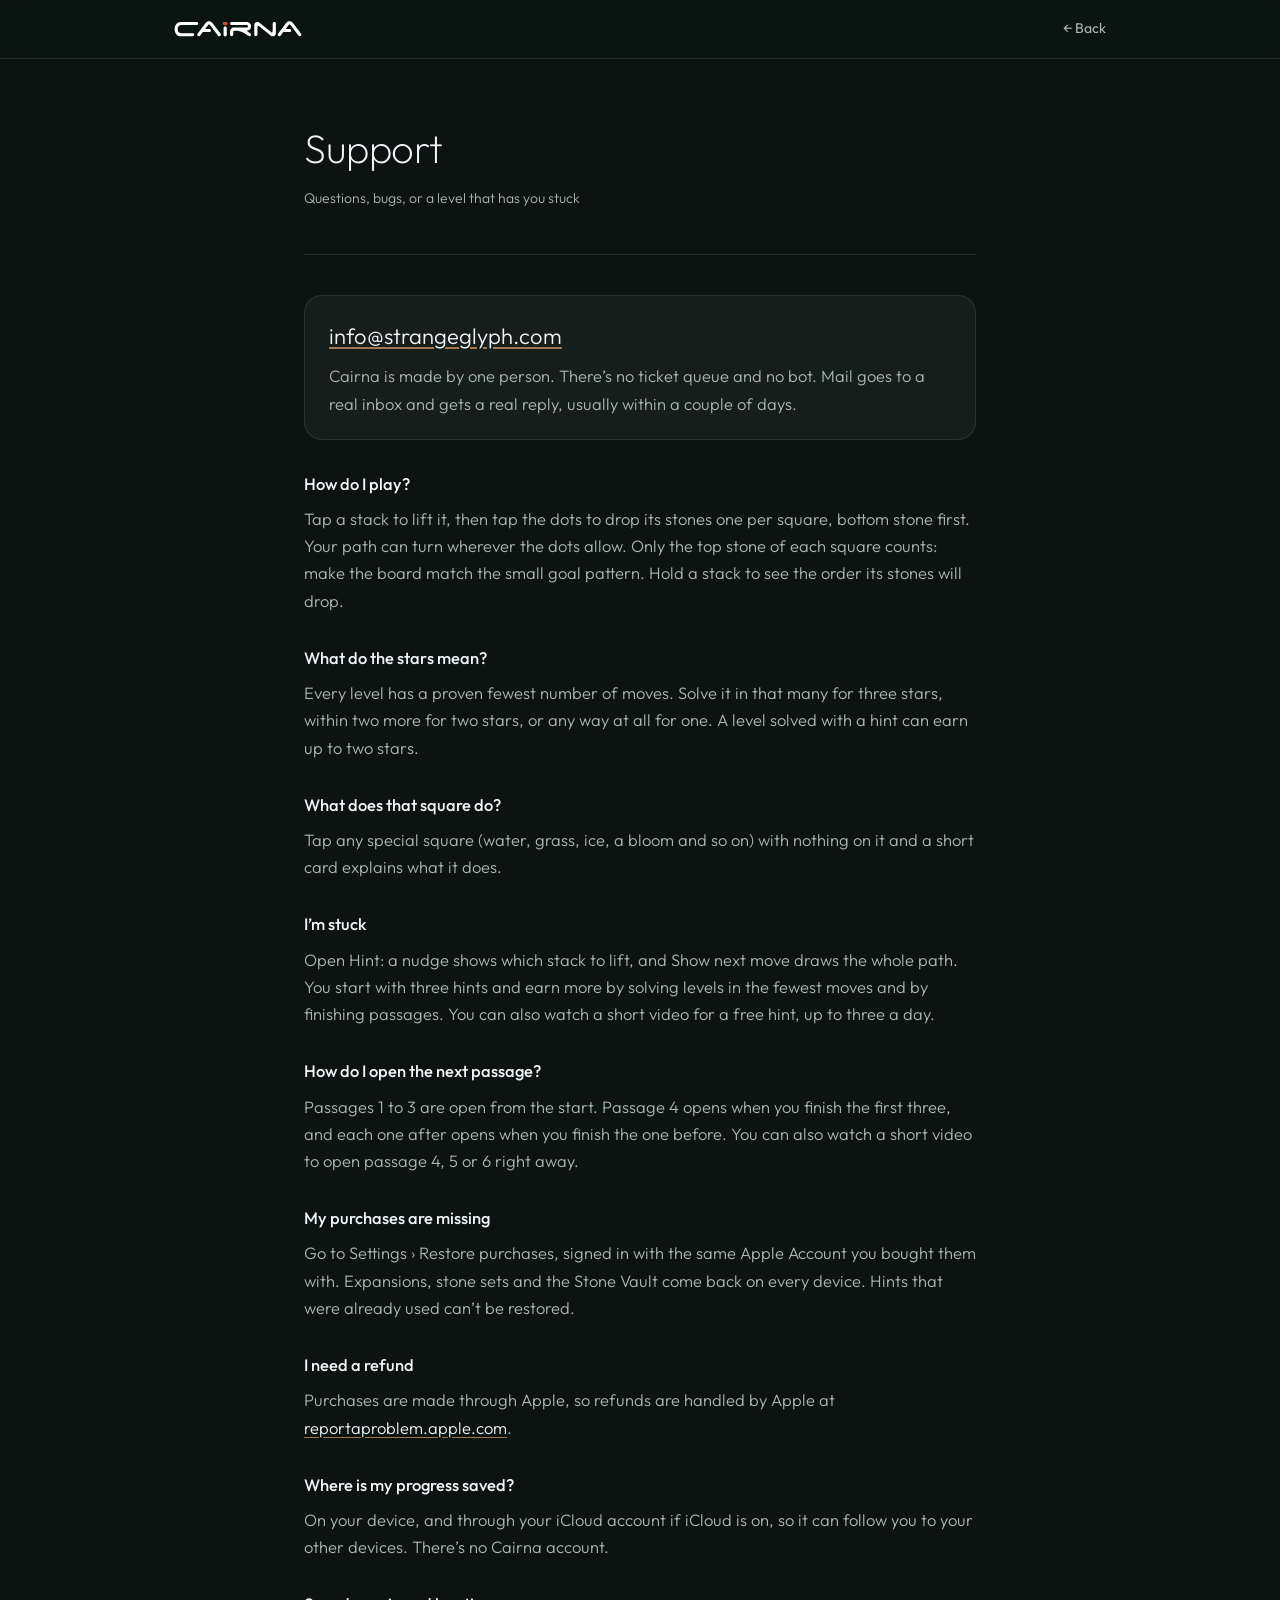
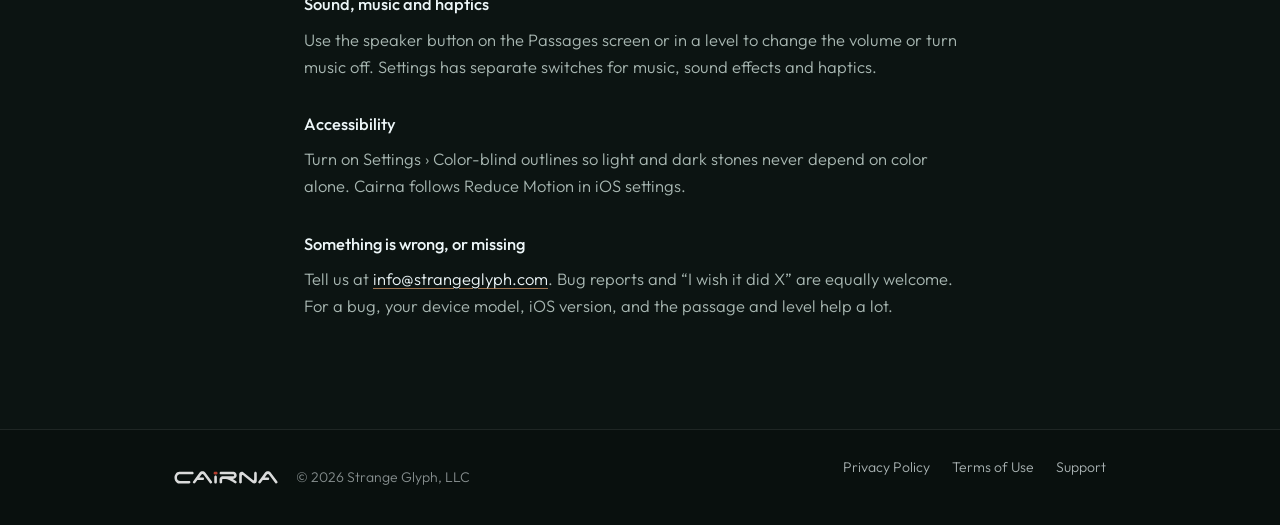
<file: support.html>
<!DOCTYPE html>
<html lang="en">
<head>
  <meta charset="UTF-8" />
  <meta name="viewport" content="width=device-width, initial-scale=1.0" />
  <title>Support — Cairna</title>
  <meta name="description" content="Help with Cairna." />
  <meta name="theme-color" content="#0c1412" />
  <link rel="icon" type="image/png" sizes="32x32" href="favicon.png" />
  <link rel="apple-touch-icon" sizes="180x180" href="apple-touch-icon.png" />
  <meta property="og:image" content="https://cairnagame.com/og-image.jpg" />
  <link rel="preconnect" href="https://fonts.googleapis.com" />
  <link rel="preconnect" href="https://fonts.gstatic.com" crossorigin />
  <link href="https://fonts.googleapis.com/css2?family=Outfit:wght@200;300;400;500&display=swap" rel="stylesheet" />
  <link rel="stylesheet" href="styles.css" />
</head>
<body>

<nav>
  <div class="nav-inner">
    <a href="/" class="nav-logo"><img src="wordmark-white.svg" alt="Cairna" /></a>
    <a href="/" class="nav-back">&larr; Back</a>
  </div>
</nav>

<div class="wrap">
  <div class="page-header">
    <h1>Support</h1>
    <p>Questions, bugs, or a level that has you stuck</p>
  </div>

  <div class="contact-card">
    <div class="big"><a href="mailto:info@strangeglyph.com">info@strangeglyph.com</a></div>
    <p style="margin:8px 0 0">Cairna is made by one person. There&rsquo;s no ticket queue and no bot. Mail goes to a real inbox and gets a real reply, usually within a couple of days.</p>
  </div>

  <div class="faq">
    <h3>How do I play?</h3>
    <p>Tap a stack to lift it, then tap the dots to drop its stones one per square, bottom stone first. Your path can turn wherever the dots allow. Only the top stone of each square counts: make the board match the small goal pattern. Hold a stack to see the order its stones will drop.</p>

    <h3>What do the stars mean?</h3>
    <p>Every level has a proven fewest number of moves. Solve it in that many for three stars, within two more for two stars, or any way at all for one. A level solved with a hint can earn up to two stars.</p>

    <h3>What does that square do?</h3>
    <p>Tap any special square (water, grass, ice, a bloom and so on) with nothing on it and a short card explains what it does.</p>

    <h3>I&rsquo;m stuck</h3>
    <p>Open Hint: a nudge shows which stack to lift, and Show next move draws the whole path. You start with three hints and earn more by solving levels in the fewest moves and by finishing passages. You can also watch a short video for a free hint, up to three a day.</p>

    <h3>How do I open the next passage?</h3>
    <p>Passages 1 to 3 are open from the start. Passage 4 opens when you finish the first three, and each one after opens when you finish the one before. You can also watch a short video to open passage 4, 5 or 6 right away.</p>

    <h3>My purchases are missing</h3>
    <p>Go to Settings &rsaquo; Restore purchases, signed in with the same Apple Account you bought them with. Expansions, stone sets and the Stone Vault come back on every device. Hints that were already used can&rsquo;t be restored.</p>

    <h3>I need a refund</h3>
    <p>Purchases are made through Apple, so refunds are handled by Apple at <a href="https://reportaproblem.apple.com" target="_blank" rel="noopener">reportaproblem.apple.com</a>.</p>

    <h3>Where is my progress saved?</h3>
    <p>On your device, and through your iCloud account if iCloud is on, so it can follow you to your other devices. There&rsquo;s no Cairna account.</p>

    <h3>Sound, music and haptics</h3>
    <p>Use the speaker button on the Passages screen or in a level to change the volume or turn music off. Settings has separate switches for music, sound effects and haptics.</p>

    <h3>Accessibility</h3>
    <p>Turn on Settings &rsaquo; Color-blind outlines so light and dark stones never depend on color alone. Cairna follows Reduce Motion in iOS settings.</p>

    <h3>Something is wrong, or missing</h3>
    <p>Tell us at <a href="mailto:info@strangeglyph.com">info@strangeglyph.com</a>. Bug reports and &ldquo;I wish it did X&rdquo; are equally welcome. For a bug, your device model, iOS version, and the passage and level help a lot.</p>
  </div>

</div>

<footer>
  <div class="footer-inner">
    <div class="footer-left">
      <a href="/" class="footer-mark"><img src="wordmark-white.svg" alt="Cairna" /></a>
      <div class="footer-copy">&copy; 2026 Strange Glyph, LLC</div>
    </div>
    <ul class="footer-links">
      <li><a href="privacy.html">Privacy Policy</a></li>
      <li><a href="terms.html">Terms of Use</a></li>
      <li><a href="support.html">Support</a></li>
    </ul>
  </div>
</footer>

</body>
</html>
</file>
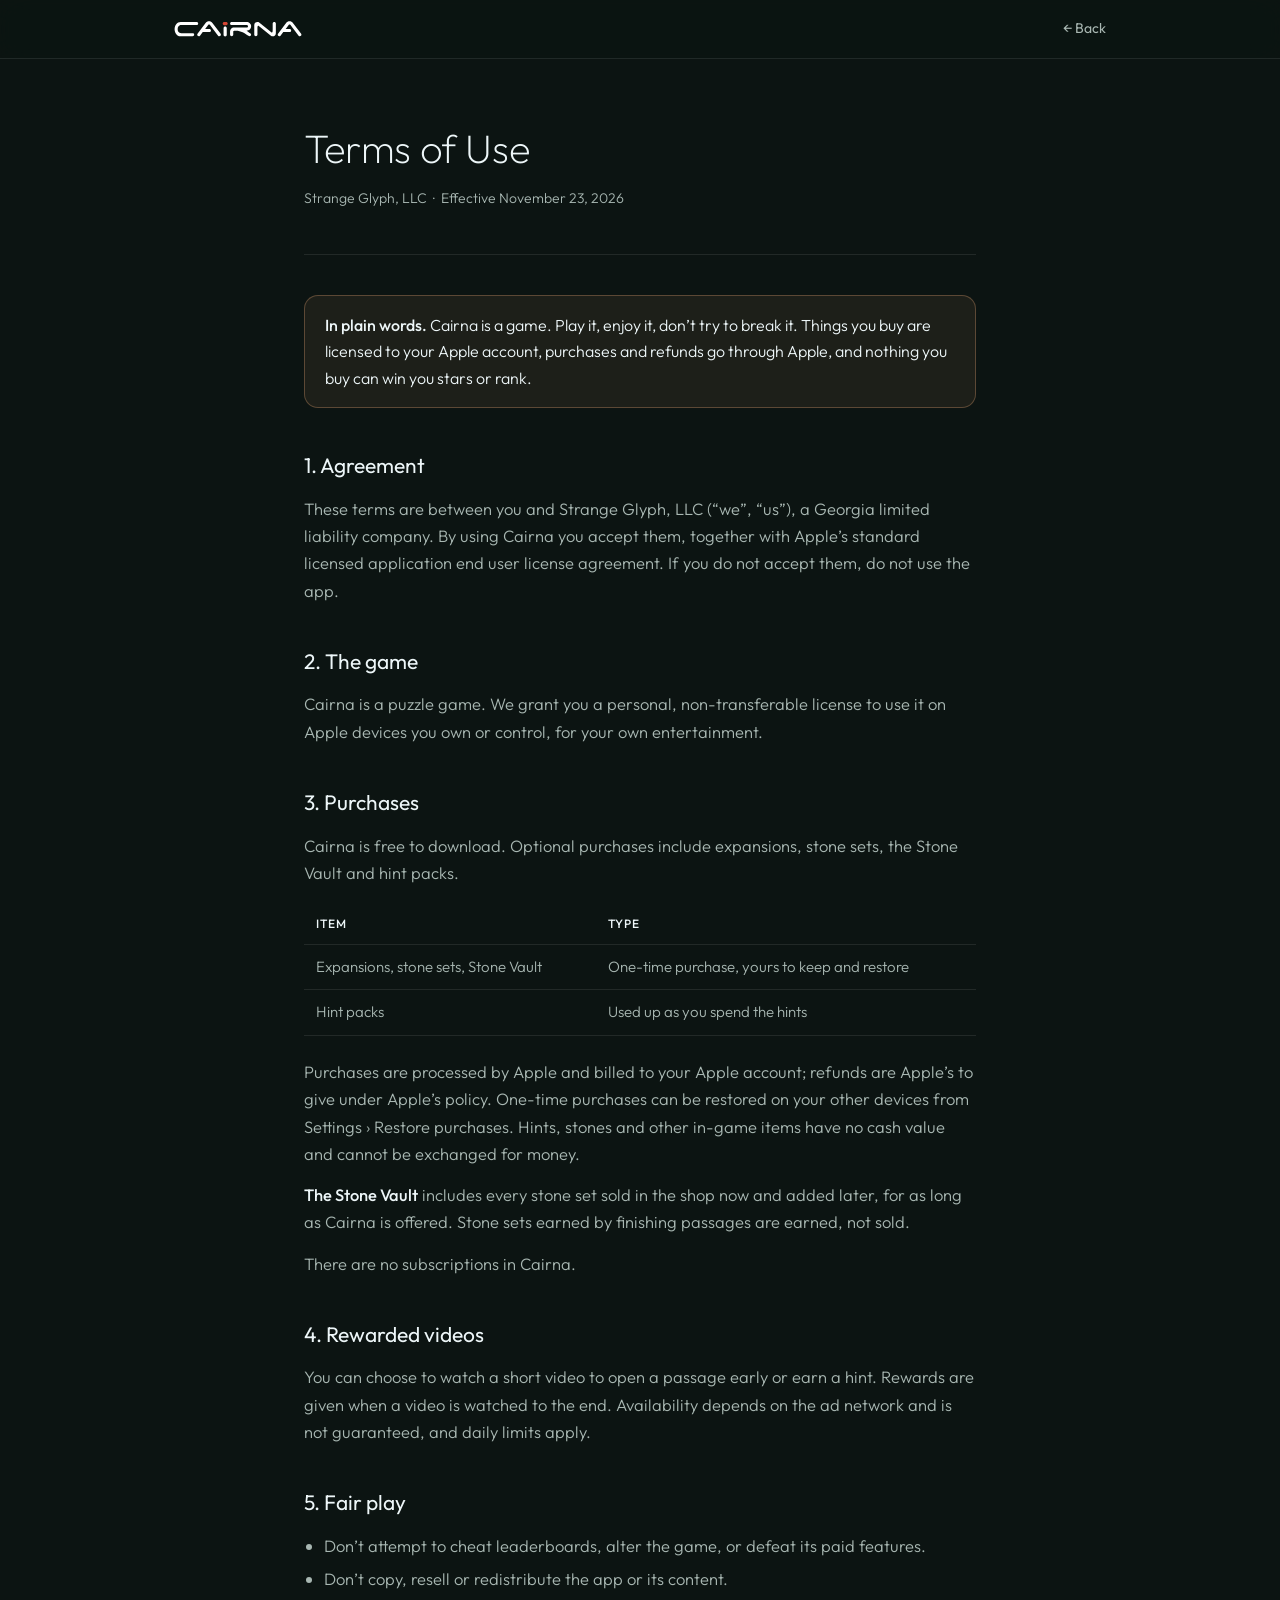
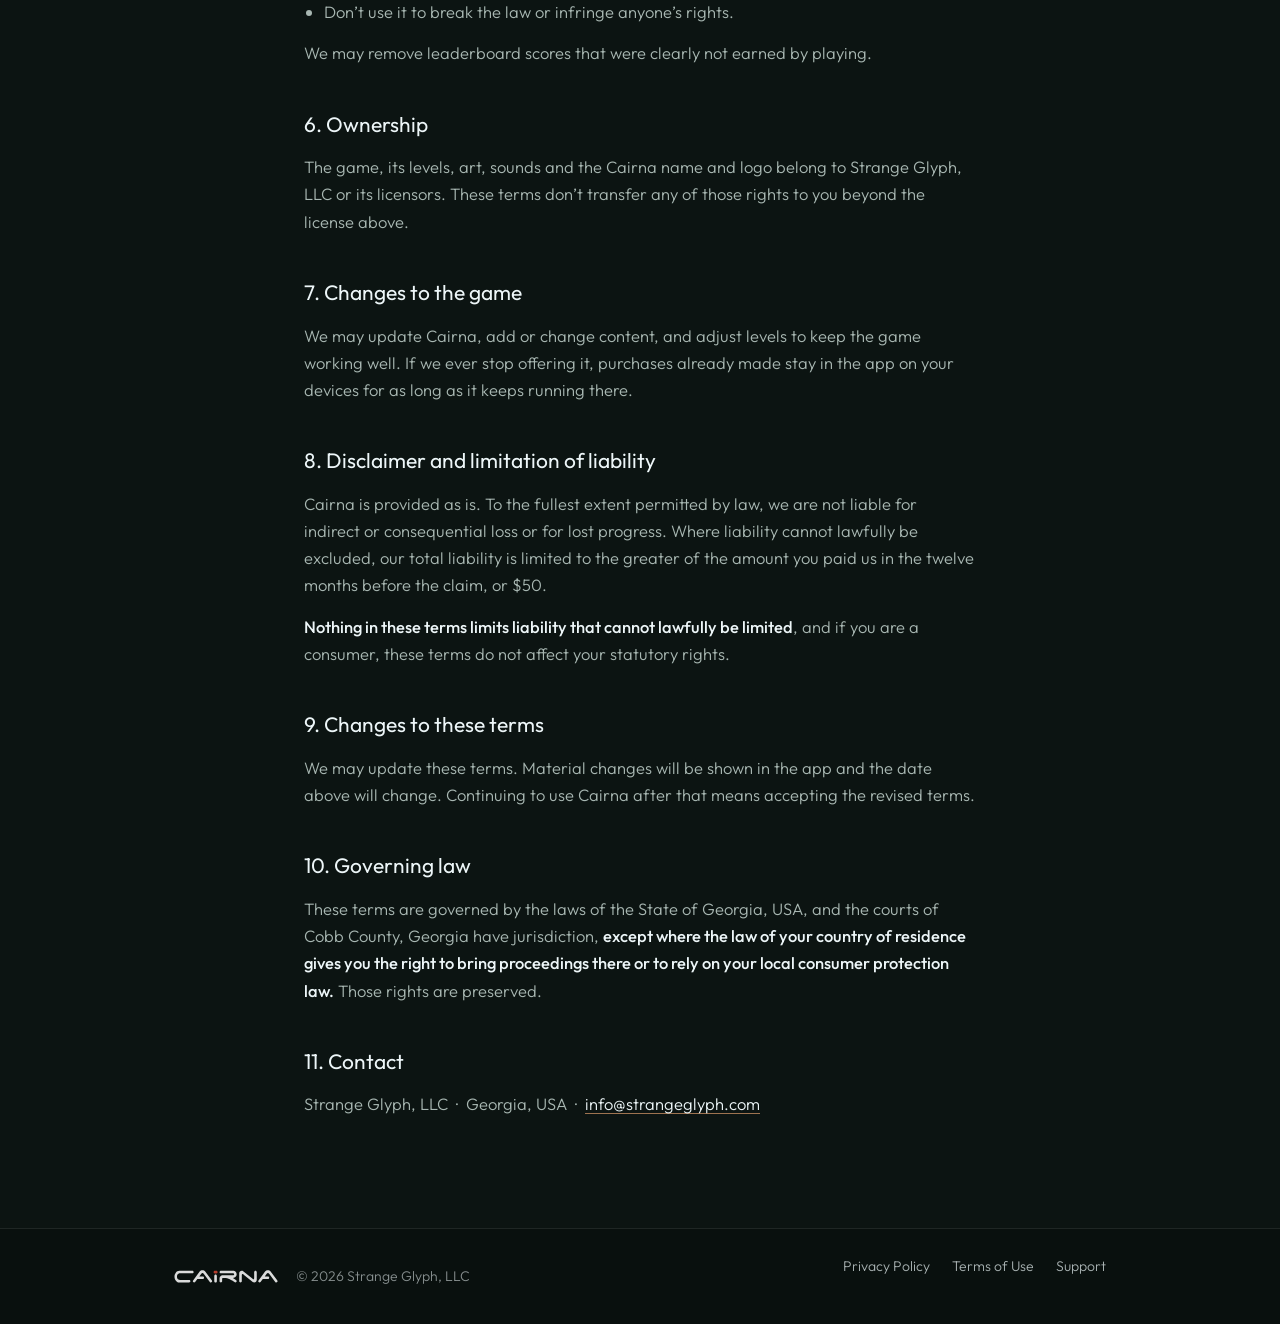
<file: terms.html>
<!DOCTYPE html>
<html lang="en">
<head>
  <meta charset="UTF-8" />
  <meta name="viewport" content="width=device-width, initial-scale=1.0" />
  <title>Terms of Use — Cairna</title>
  <meta name="description" content="Cairna terms of use." />
  <meta name="theme-color" content="#0c1412" />
  <link rel="icon" type="image/png" sizes="32x32" href="favicon.png" />
  <link rel="apple-touch-icon" sizes="180x180" href="apple-touch-icon.png" />
  <meta property="og:image" content="https://cairnagame.com/og-image.jpg" />
  <link rel="preconnect" href="https://fonts.googleapis.com" />
  <link rel="preconnect" href="https://fonts.gstatic.com" crossorigin />
  <link href="https://fonts.googleapis.com/css2?family=Outfit:wght@200;300;400;500&display=swap" rel="stylesheet" />
  <link rel="stylesheet" href="styles.css" />
</head>
<body>

<nav>
  <div class="nav-inner">
    <a href="/" class="nav-logo"><img src="wordmark-white.svg" alt="Cairna" /></a>
    <a href="/" class="nav-back">&larr; Back</a>
  </div>
</nav>

<div class="wrap">
  <div class="page-header">
    <h1>Terms of Use</h1>
    <p>Strange Glyph, LLC &nbsp;&middot;&nbsp; Effective November 23, 2026</p>
  </div>

  <div class="callout">
    <strong>In plain words.</strong> Cairna is a game. Play it, enjoy it, don&rsquo;t try to break it. Things you buy are licensed to your Apple account, purchases and refunds go through Apple, and nothing you buy can win you stars or rank.
  </div>

  <h2>1. Agreement</h2>
  <p>These terms are between you and Strange Glyph, LLC (&ldquo;we&rdquo;, &ldquo;us&rdquo;), a Georgia limited liability company. By using Cairna you accept them, together with Apple&rsquo;s standard licensed application end user license agreement. If you do not accept them, do not use the app.</p>

  <h2>2. The game</h2>
  <p>Cairna is a puzzle game. We grant you a personal, non-transferable license to use it on Apple devices you own or control, for your own entertainment.</p>

  <h2>3. Purchases</h2>
  <p>Cairna is free to download. Optional purchases include expansions, stone sets, the Stone Vault and hint packs.</p>
  <table>
    <tr><th>Item</th><th>Type</th></tr>
    <tr><td>Expansions, stone sets, Stone Vault</td><td>One-time purchase, yours to keep and restore</td></tr>
    <tr><td>Hint packs</td><td>Used up as you spend the hints</td></tr>
  </table>
  <p>Purchases are processed by Apple and billed to your Apple account; refunds are Apple&rsquo;s to give under Apple&rsquo;s policy. One-time purchases can be restored on your other devices from Settings &rsaquo; Restore purchases. Hints, stones and other in-game items have no cash value and cannot be exchanged for money.</p>
  <p><strong>The Stone Vault</strong> includes every stone set sold in the shop now and added later, for as long as Cairna is offered. Stone sets earned by finishing passages are earned, not sold.</p>
  <p>There are no subscriptions in Cairna.</p>

  <h2>4. Rewarded videos</h2>
  <p>You can choose to watch a short video to open a passage early or earn a hint. Rewards are given when a video is watched to the end. Availability depends on the ad network and is not guaranteed, and daily limits apply.</p>

  <h2>5. Fair play</h2>
  <ul>
    <li>Don&rsquo;t attempt to cheat leaderboards, alter the game, or defeat its paid features.</li>
    <li>Don&rsquo;t copy, resell or redistribute the app or its content.</li>
    <li>Don&rsquo;t use it to break the law or infringe anyone&rsquo;s rights.</li>
  </ul>
  <p>We may remove leaderboard scores that were clearly not earned by playing.</p>

  <h2>6. Ownership</h2>
  <p>The game, its levels, art, sounds and the Cairna name and logo belong to Strange Glyph, LLC or its licensors. These terms don&rsquo;t transfer any of those rights to you beyond the license above.</p>

  <h2>7. Changes to the game</h2>
  <p>We may update Cairna, add or change content, and adjust levels to keep the game working well. If we ever stop offering it, purchases already made stay in the app on your devices for as long as it keeps running there.</p>

  <h2>8. Disclaimer and limitation of liability</h2>
  <p>Cairna is provided as is. To the fullest extent permitted by law, we are not liable for indirect or consequential loss or for lost progress. Where liability cannot lawfully be excluded, our total liability is limited to the greater of the amount you paid us in the twelve months before the claim, or $50.</p>
  <p><strong>Nothing in these terms limits liability that cannot lawfully be limited</strong>, and if you are a consumer, these terms do not affect your statutory rights.</p>

  <h2>9. Changes to these terms</h2>
  <p>We may update these terms. Material changes will be shown in the app and the date above will change. Continuing to use Cairna after that means accepting the revised terms.</p>

  <h2>10. Governing law</h2>
  <p>These terms are governed by the laws of the State of Georgia, USA, and the courts of Cobb County, Georgia have jurisdiction, <strong>except where the law of your country of residence gives you the right to bring proceedings there or to rely on your local consumer protection law.</strong> Those rights are preserved.</p>

  <h2>11. Contact</h2>
  <p>Strange Glyph, LLC &nbsp;&middot;&nbsp; Georgia, USA &nbsp;&middot;&nbsp; <a href="mailto:info@strangeglyph.com">info@strangeglyph.com</a></p>

</div>

<footer>
  <div class="footer-inner">
    <div class="footer-left">
      <a href="/" class="footer-mark"><img src="wordmark-white.svg" alt="Cairna" /></a>
      <div class="footer-copy">&copy; 2026 Strange Glyph, LLC</div>
    </div>
    <ul class="footer-links">
      <li><a href="privacy.html">Privacy Policy</a></li>
      <li><a href="terms.html">Terms of Use</a></li>
      <li><a href="support.html">Support</a></li>
    </ul>
  </div>
</footer>

</body>
</html>
</file>
<file: styles.css>
/* Cairna — marketing site, the document pages (privacy.html, terms.html, support.html).
 *
 * Same page vocabulary as the Dive Tend and ClearNight sites, in Cairna's own
 * brand: dark forest tones and Outfit. Dark like index.html, so following a footer
 * link never flips the reader from a dark page to a white one. The tokens match
 * index.html's names so the two cannot drift on color. index.html keeps its own
 * inline styles and does not link this file.
 */

*, *::before, *::after { box-sizing: border-box; margin: 0; padding: 0; }

:root {
  --bg: #0c1412;
  --card: rgba(255,255,255,0.045);
  --border: rgba(255,255,255,0.09);
  --ink: #edf6f8;
  --sub: #a8b7b2;          /* a touch lighter than the landing page: long reading */
  --acc: #ffb37a;
  --font: 'Outfit', system-ui, -apple-system, sans-serif;
}

html { scroll-behavior: smooth; }

body {
  background: var(--bg); color: var(--ink); font-family: var(--font);
  font-size: 16.5px; line-height: 1.65; font-weight: 300;
  -webkit-font-smoothing: antialiased;
}

/* ---------- chrome ---------- */

nav {
  position: sticky; top: 0; z-index: 100;
  background: rgba(12,20,18,0.8); backdrop-filter: saturate(160%) blur(16px);
  border-bottom: 1px solid var(--border);
}
.nav-inner { max-width: 980px; margin: 0 auto; padding: 0 24px; height: 58px; display: flex; align-items: center; gap: 24px; }
.nav-logo { display: flex; align-items: center; text-decoration: none; }
.nav-logo img { height: 16px; width: auto; display: block; }
/* A document page gets the mark and one way back; Privacy, Terms and Support all live in the footer. */
.nav-back { margin-left: auto; font-size: 14px; font-weight: 400; color: var(--sub); text-decoration: none; }
.nav-back:hover { color: var(--ink); }

footer { border-top: 1px solid var(--border); background: #09100e; color: rgba(237,246,248,0.55); }
.footer-inner { max-width: 980px; margin: 0 auto; padding: 26px 24px; display: flex; align-items: center; justify-content: space-between; gap: 18px; flex-wrap: wrap; font-size: 14px; }
.footer-left { display: flex; align-items: center; gap: 18px; flex-wrap: wrap; }
.footer-mark img { height: 13px; width: auto; display: block; opacity: 0.85; }
.footer-links { display: flex; gap: 22px; list-style: none; }
.footer-links a { color: rgba(237,246,248,0.7); text-decoration: none; }
.footer-links a:hover { color: #fff; }

/* ---------- document pages ---------- */

.wrap { max-width: 720px; margin: 0 auto; padding: 56px 24px 96px; }

.page-header { margin-bottom: 40px; padding-bottom: 30px; border-bottom: 1px solid var(--border); }
.page-header h1 { font-size: 40px; font-weight: 200; letter-spacing: -0.01em; margin-bottom: 6px; }
.page-header p { font-size: 14px; color: var(--sub); }

h2 { font-size: 21px; font-weight: 400; color: var(--ink); margin: 40px 0 12px; }
h3 { font-size: 16.5px; font-weight: 500; color: var(--ink); margin: 24px 0 8px; }

p { margin-bottom: 14px; color: var(--sub); }
strong { color: var(--ink); font-weight: 500; }

ul { margin: 0 0 14px 20px; color: var(--sub); }
ul li { margin-bottom: 6px; }

/* The ink carries the link and the underline does the rest; the accent alone is too light for body links. */
a { color: var(--ink); text-decoration: underline; text-decoration-color: rgba(255,179,122,0.6); text-underline-offset: 3px; }
a:hover { text-decoration-color: var(--acc); }

.callout {
  background: rgba(255,179,122,0.07); border: 1px solid rgba(255,179,122,0.28);
  border-radius: 14px; padding: 16px 20px; margin: 24px 0; font-size: 16px;
}
.callout p:last-child { margin-bottom: 0; }

table { width: 100%; border-collapse: collapse; margin: 18px 0 22px; font-size: 15px; }
th, td { text-align: left; padding: 10px 12px; border-bottom: 1px solid var(--border); }
th { color: var(--ink); font-weight: 500; font-size: 12px; text-transform: uppercase; letter-spacing: 0.08em; }
td { color: var(--sub); }

/* Support: question and answer blocks */
.faq { margin-top: 8px; }
.faq h3 { margin-top: 30px; }

.contact-card {
  background: var(--card); border: 1px solid var(--border); border-radius: 18px;
  padding: 22px 24px; margin: 8px 0 12px;
}
.contact-card .big { font-size: 22px; font-weight: 300; color: var(--ink); }

@media (max-width: 560px) {
  .wrap { padding: 40px 20px 72px; }
  .page-header h1 { font-size: 32px; }
}
</file>
